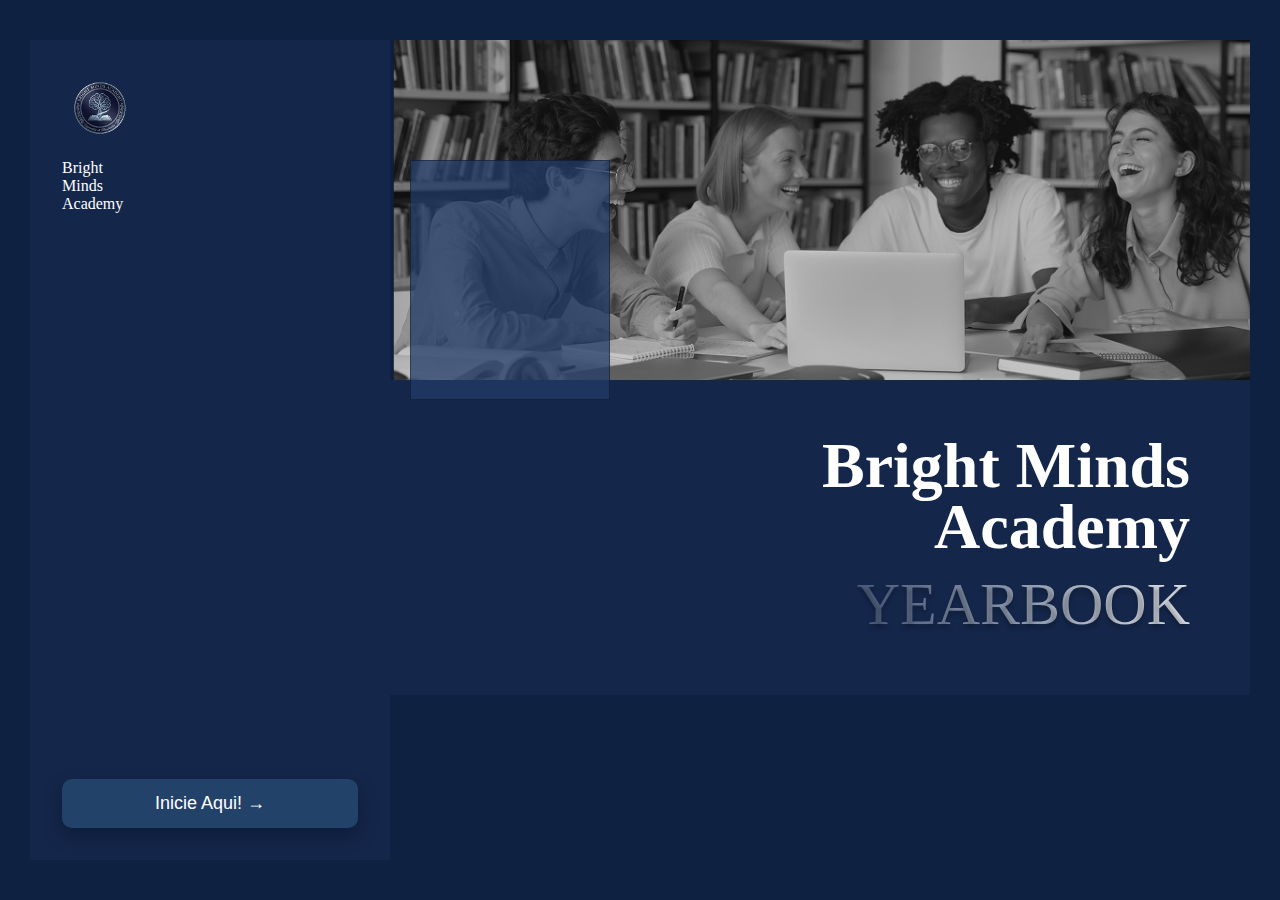
<file: index.html>
<!DOCTYPE html>
<html lang="pt-BR">
  <head>
    <meta charset="utf-8" />
    <meta name="viewport" content="width=device-width,initial-scale=1" />
    <title>Bright Minds Academy</title>
    <link rel="stylesheet" href="./assets/styles/capa.css" />
  </head>
  <body>
    <div class="page-bg">
      <div class="site">
        <!-- Coluna azul -->
        <aside class="esquerda">
          <div class="topo-logo">
            <img src="./assets/img/logo.png" alt="Logo" class="logo" />

            <div class="logo-texto">
              <div>Bright</div>
              <div>Minds</div>
              <div>Academy</div>
            </div>
          </div>

          <button class="botao">Inicie Aqui! →</button>
        </aside>

        <!-- Conteúdo -->
        <main class="direita">
          <div class="imagem">
            <img src="./assets/img/alunos.png" alt="Estudantes" />
            <div class="retangulo"></div>
          </div>

          <div class="faixa">
            <h1 class="titulo">
              Bright Minds<br />
              <span>Academy</span>
            </h1>
            <h2 class="subtitulo">YEARBOOK</h2>
          </div>
        </main>
      </div>
    </div>
  </body>
</html>
</file>
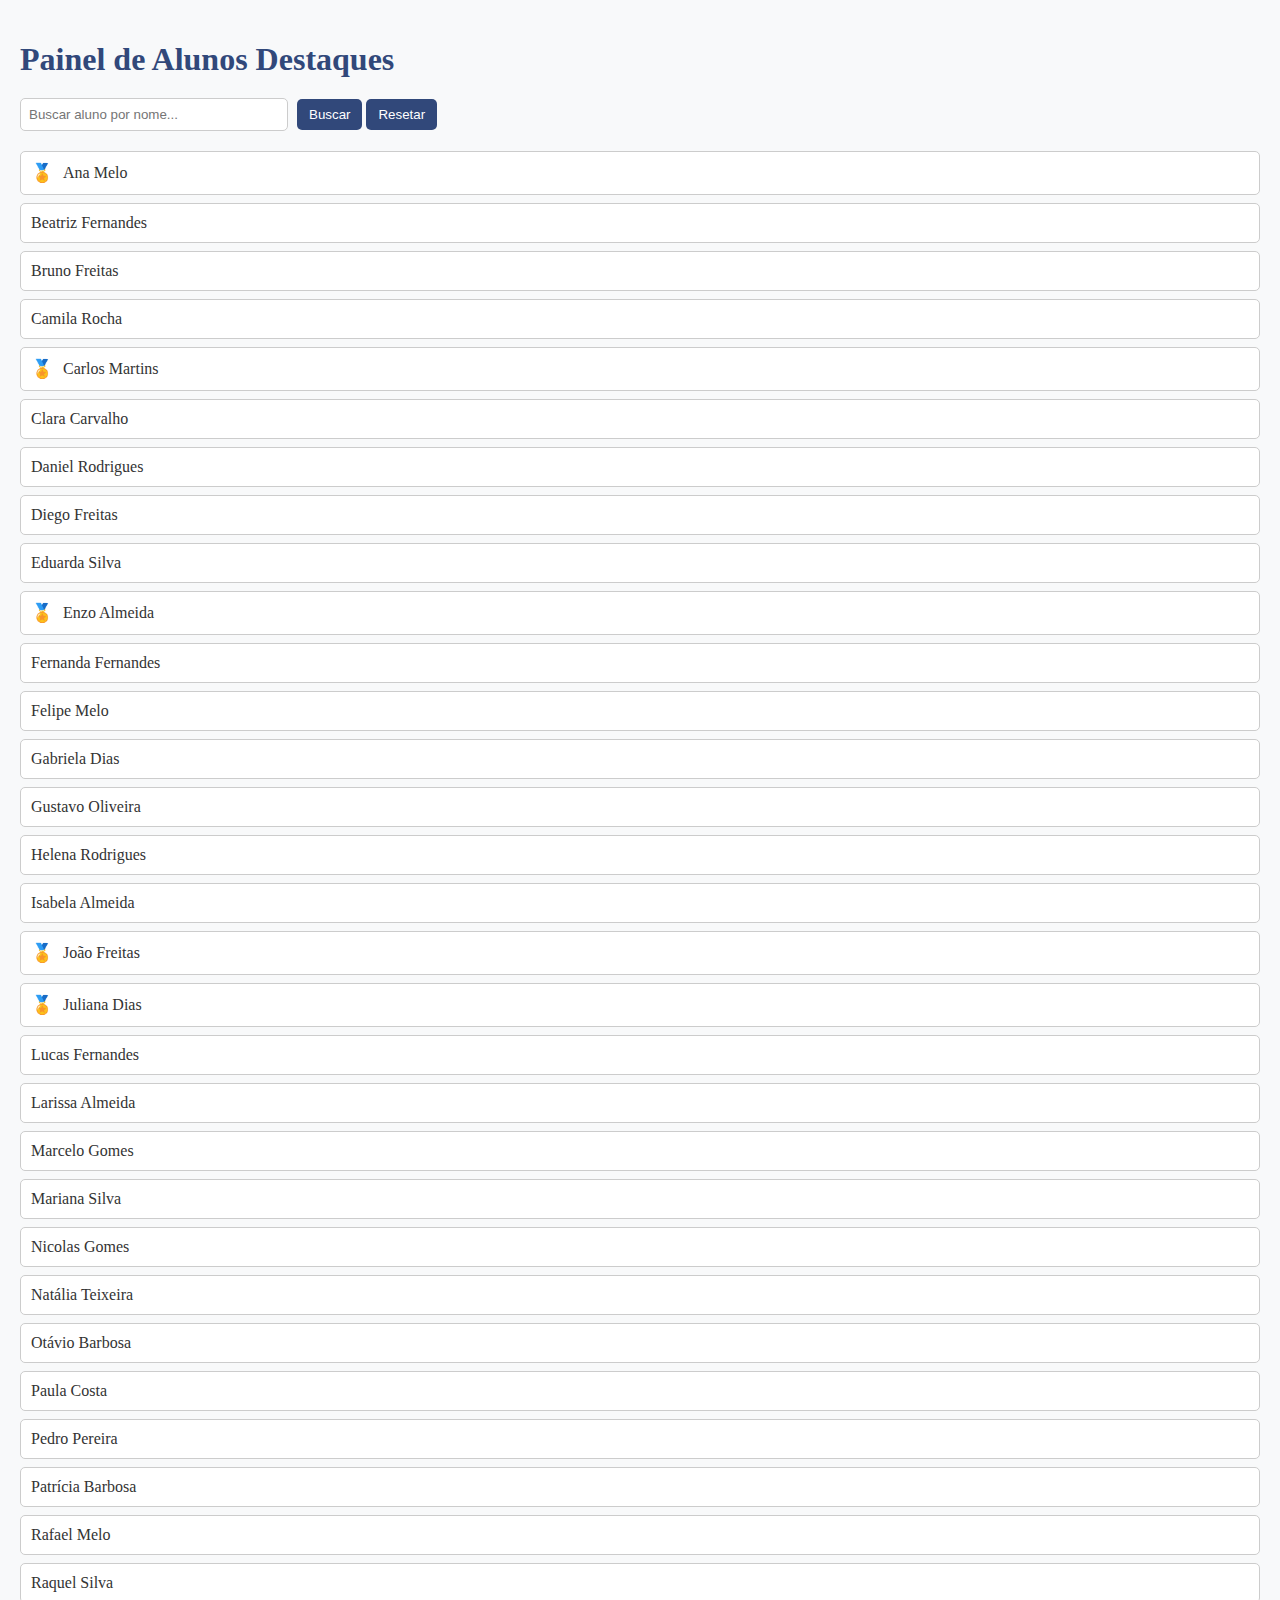
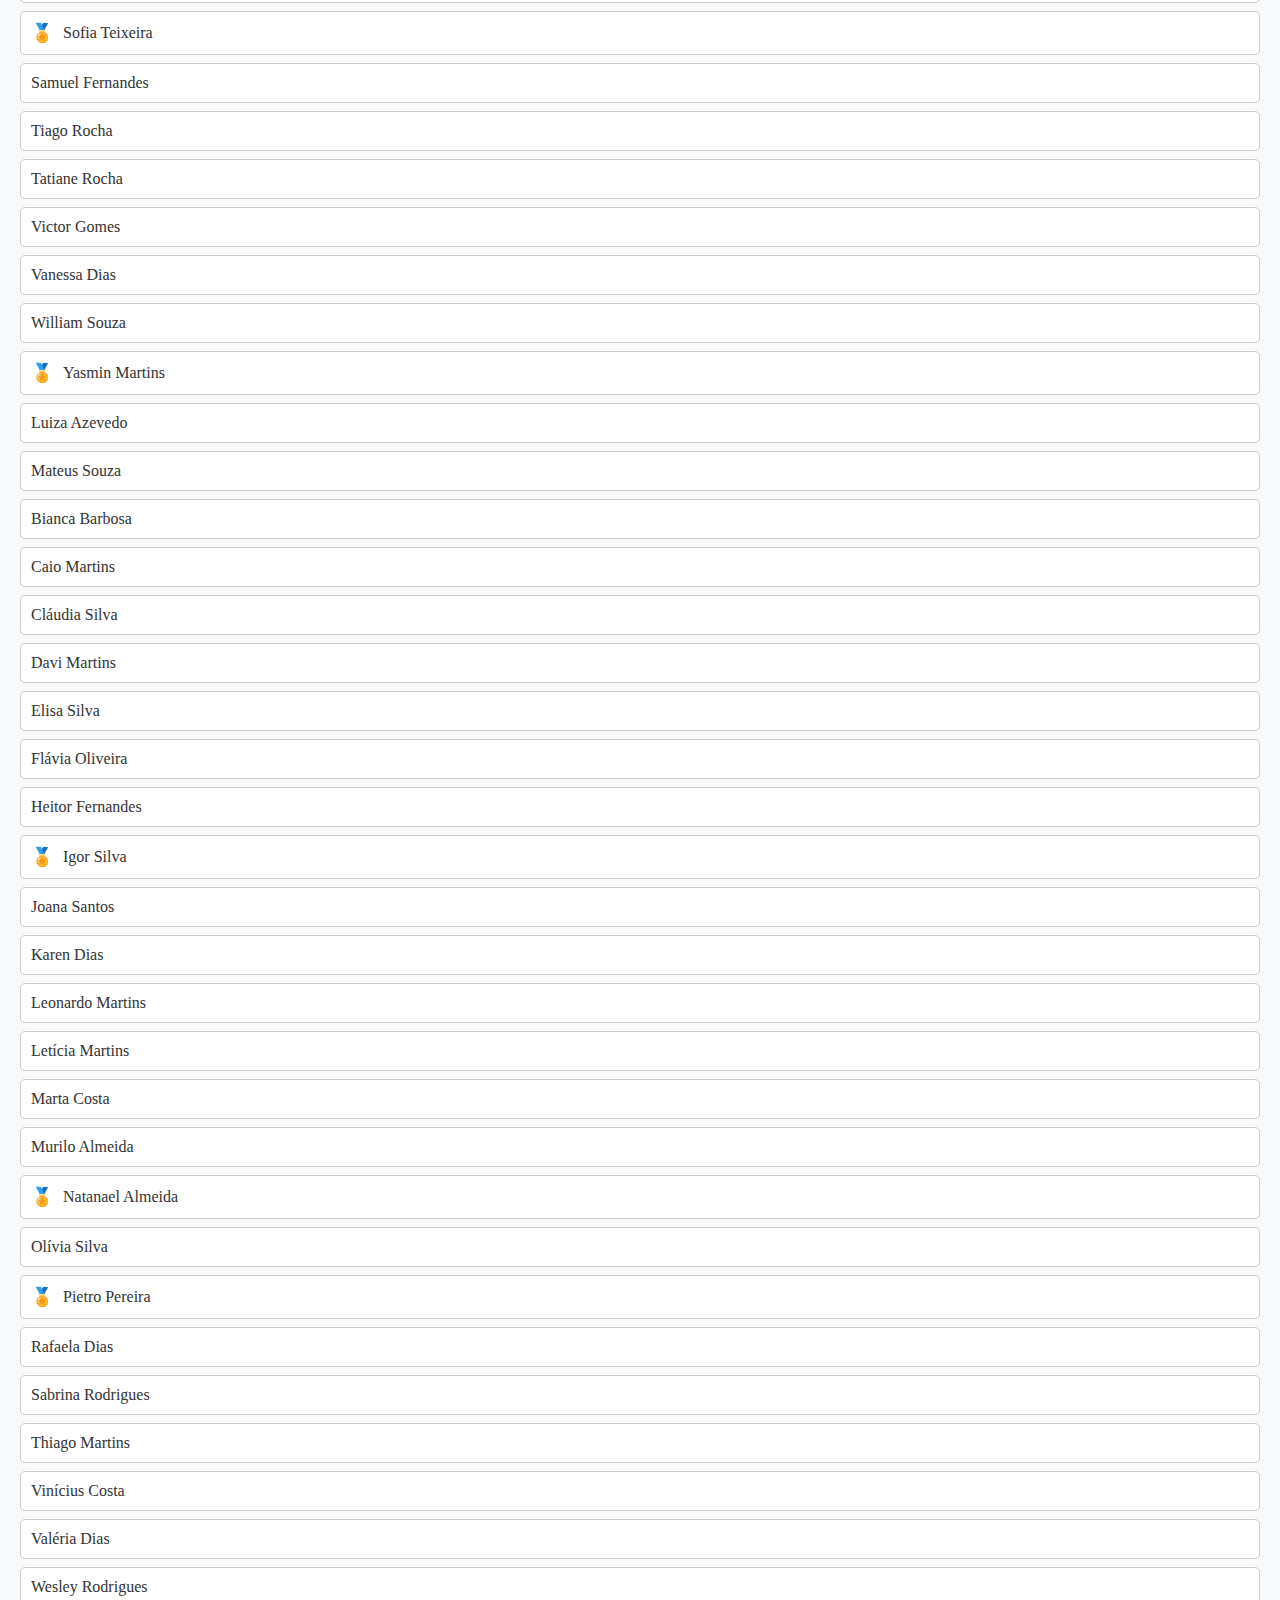
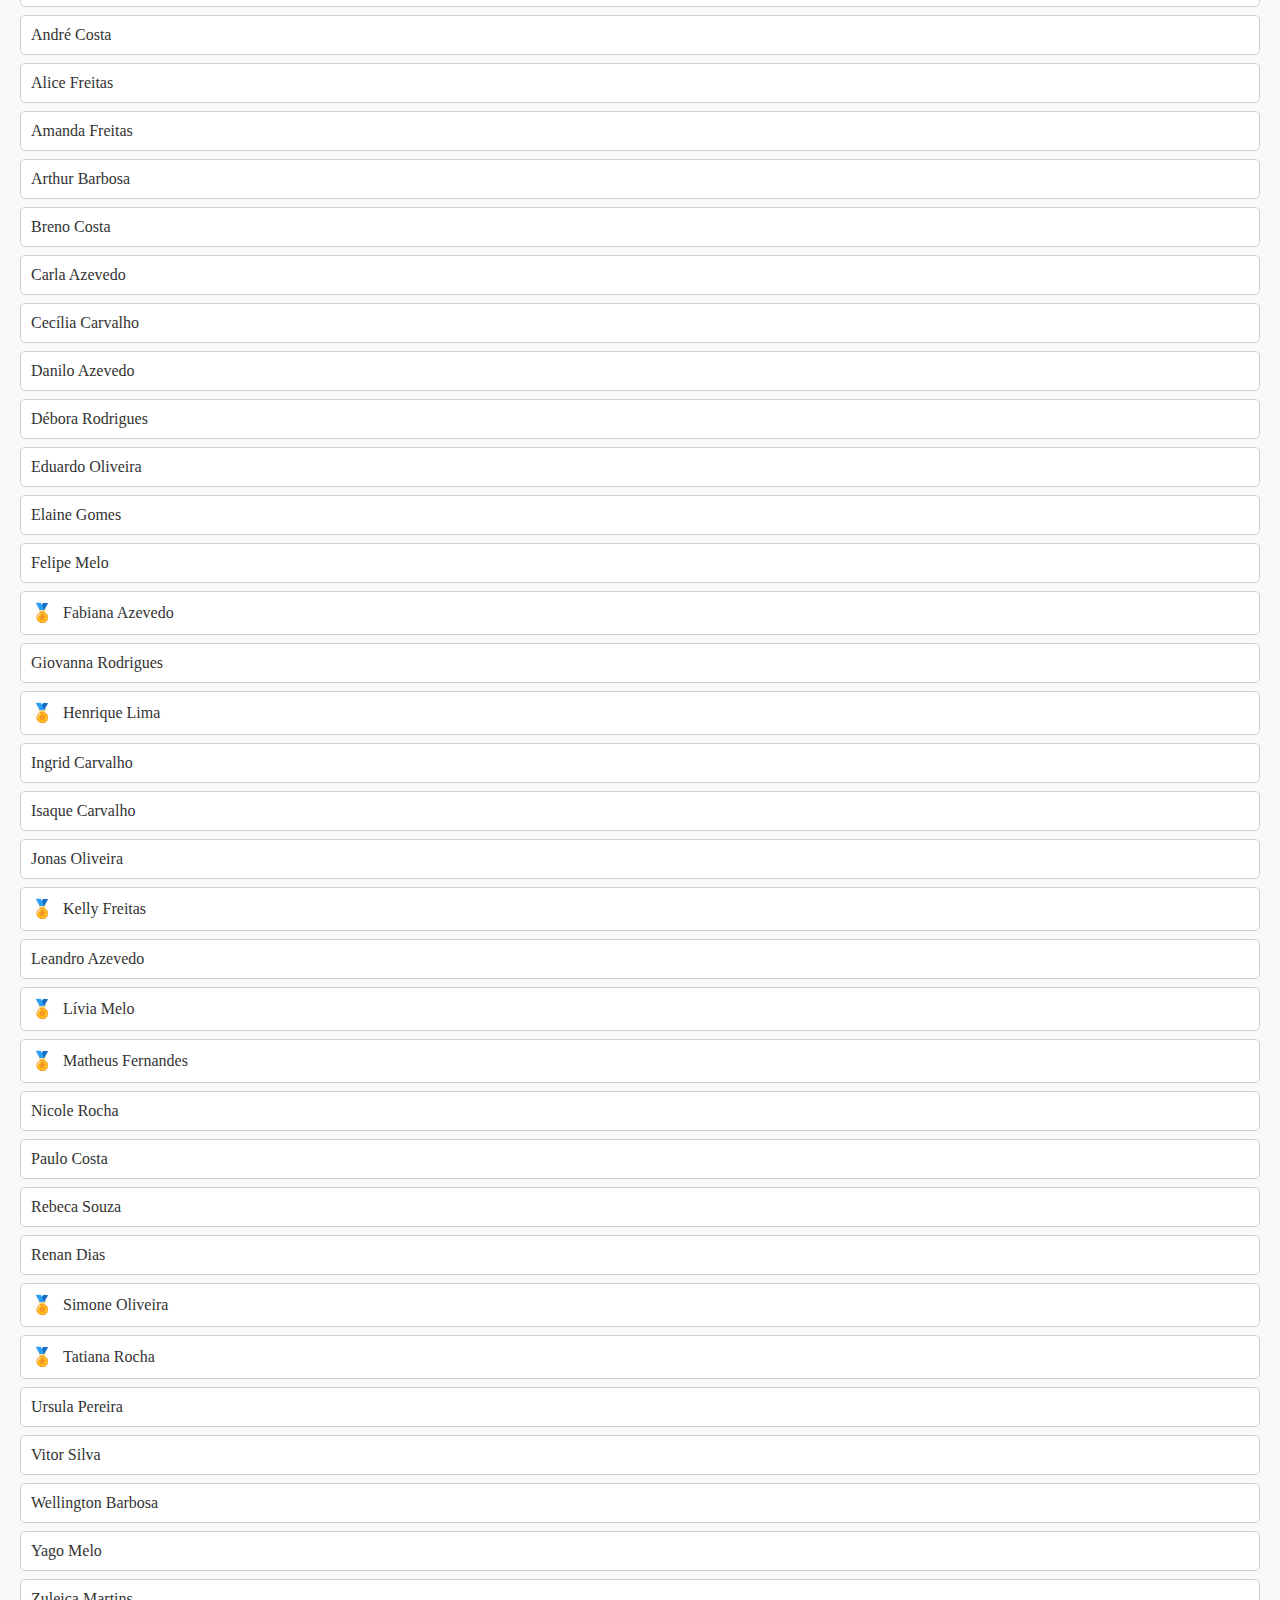
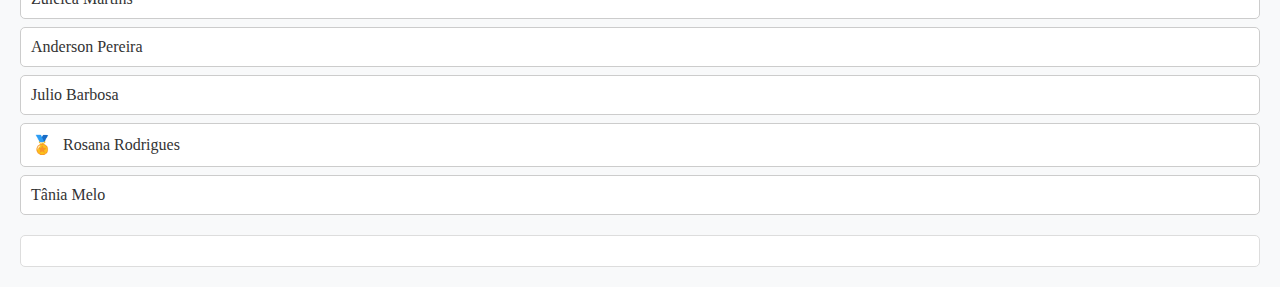
<file: destaques/index.html>
<!DOCTYPE html>
<html lang="pt-BR">
  <head>
    <meta charset="UTF-8" />
    <meta name="viewport" content="width=device-width, initial-scale=1.0" />
    <title>Painel de Alunos Destaques</title>
    <link rel="stylesheet" href="../destaques/styles.css" />
    <script src="../destaques/script.js" defer></script>
  </head>
  <body>
    <h1>Painel de Alunos Destaques</h1>

    <input id="inputBuscar" placeholder="Buscar aluno por nome..." />
    <button id="btnBuscar">Buscar</button>
    <button id="btnResetar">Resetar</button>

    <div id="lista"></div>
    <div id="detalhes"></div>
  </body>
</html>
</file>
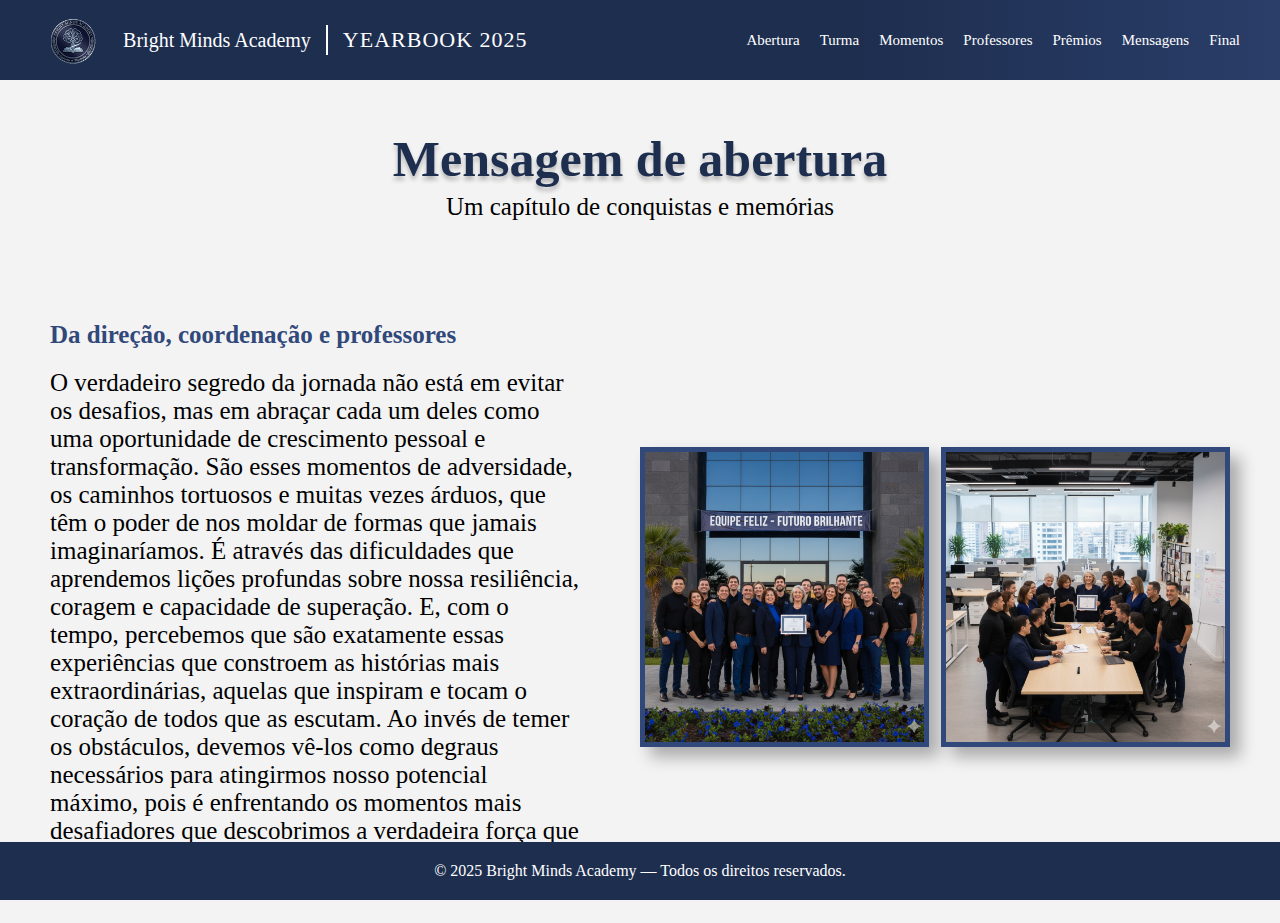
<file: abetura/abertura.html>
<!DOCTYPE html>
<html lang="pt-br">

<head>
    <meta charset="UTF-8">
    <meta name="viewport" content="width=device-width, initial-scale=1.0">
    <title>Yearbook 2025 - Bright Minds Academy</title>
    <link rel="stylesheet" href="../abetura/abertura.css">
</head>

<body>
<header>
    <div class="logo">
        <img src="../assets/styles/img/logo.png" alt="Bright Minds Academy" />
        <div class="textos">
            <span class="escola">Bright Minds Academy</span>
            <span class="barra"></span>
            <span class="ano">YEARBOOK 2025</span>
        </div>
    </div>

    <nav>
        <a href="#">Abertura</a>
        <a href="#">Turma</a>
        <a href="#">Momentos</a>
        <a href="#">Professores</a>
        <a href="#">Prêmios</a>
        <a href="#">Mensagens</a>
        <a href="#">Final</a>
    </nav>
</header>

    <section class="mensagem">
        <h1>Mensagem de abertura</h1>
        <p>Um capítulo de conquistas e memórias</p>

        <div class="introducao">
            <div class="texto">
                <h2>Da direção, coordenação e professores</h2>
                <p>O verdadeiro segredo da jornada não está em evitar os desafios, mas em abraçar cada um deles como uma
                    oportunidade de crescimento pessoal e transformação. São esses momentos de adversidade, os caminhos
                    tortuosos e muitas vezes árduos, que têm o poder de nos moldar de formas que jamais imaginaríamos. É
                    através das dificuldades que aprendemos lições profundas sobre nossa resiliência, coragem e
                    capacidade de superação. E, com o tempo, percebemos que são exatamente essas experiências que
                    constroem as histórias mais extraordinárias, aquelas que inspiram e tocam o coração de todos que as
                    escutam. Ao invés de temer os obstáculos, devemos vê-los como degraus necessários para atingirmos
                    nosso potencial máximo, pois é enfrentando os momentos mais desafiadores que descobrimos a
                    verdadeira força que reside dentro de nós.</p>
            </div>
            <div class="imagens">
                <img src="../assets/styles/img/equipe.png" class="image-box" alt="Imagem 1">
                <img src="../assets/styles/img/funcionarios.png" class="image-box" alt="Imagem 2">
            </div>
        </div>
    </section>

    <footer>
        <p>&copy; 2025 Bright Minds Academy — Todos os direitos reservados.</p>
    </footer>
</body>

</html>
</file>
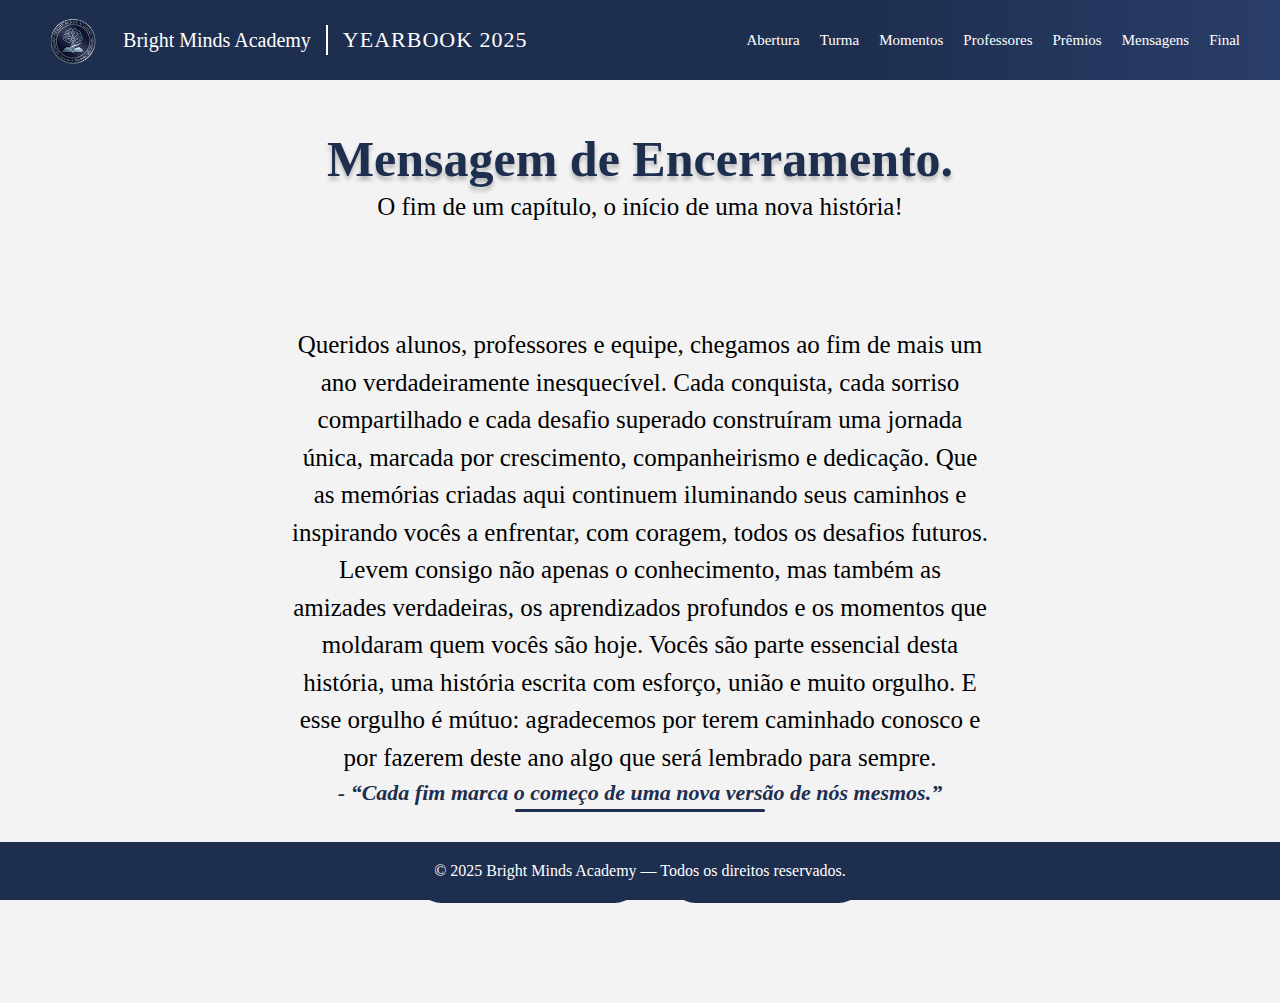
<file: encerramento/encerramento.html>
<!DOCTYPE html>
<html lang="pt-br">
  <head>
    <meta charset="UTF-8" />
    <meta name="viewport" content="width=device-width, initial-scale=1.0" />
    <title>Encerramento - Yearbook 2025</title>
    <link rel="stylesheet" href="../encerramento/encerramento.css" />
  </head>
  <link
    href="https://cdnjs.cloudflare.com/ajax/libs/font-awesome/6.0.0-beta3/css/all.min.css"
    rel="stylesheet"
  />
  <body>
    <header>
      <div class="logo">
        <img src="../assets/styles/img/logo.png" alt="Bright Minds Academy" />
        <div class="textos">
          <span class="escola">Bright Minds Academy</span>
          <span class="barra"></span>
          <span class="ano">YEARBOOK 2025</span>
        </div>
      </div>

      <nav>
        <a href="#">Abertura</a>
        <a href="#">Turma</a>
        <a href="#">Momentos</a>
        <a href="#">Professores</a>
        <a href="#">Prêmios</a>
        <a href="#">Mensagens</a>
        <a href="#">Final</a>
      </nav>
    </header>

    <section class="mensagem">
      <h1>Mensagem de Encerramento.</h1>
      <p>O fim de um capítulo, o início de uma nova história!</p>

      <div class="introducao">
        <div class="texto">
          <p>
            Queridos alunos, professores e equipe, chegamos ao fim de mais um
            ano verdadeiramente inesquecível. Cada conquista, cada sorriso
            compartilhado e cada desafio superado construíram uma jornada única,
            marcada por crescimento, companheirismo e dedicação. Que as memórias
            criadas aqui continuem iluminando seus caminhos e inspirando vocês a
            enfrentar, com coragem, todos os desafios futuros. Levem consigo não
            apenas o conhecimento, mas também as amizades verdadeiras, os
            aprendizados profundos e os momentos que moldaram quem vocês são
            hoje. Vocês são parte essencial desta história, uma história escrita
            com esforço, união e muito orgulho. E esse orgulho é mútuo:
            agradecemos por terem caminhado conosco e por fazerem deste ano algo
            que será lembrado para sempre.
          </p>

          <div class="frase">
            <strong
              ><i
                >- “Cada fim marca o começo de uma nova versão de nós
                mesmos.”</i
              ></strong
            >
          </div>

          <div class="linha"></div>

          <div class="botoes">
            <button><i class="fas fa-download"></i> Baixar Yearbook</button>
            <button><i class="fas fa-share-alt"></i> Compartilhar</button>
          </div>
        </div>
      </div>
    </section>

    <footer>
      <p>&copy; 2025 Bright Minds Academy — Todos os direitos reservados.</p>
    </footer>
  </body>
</html>
</file>
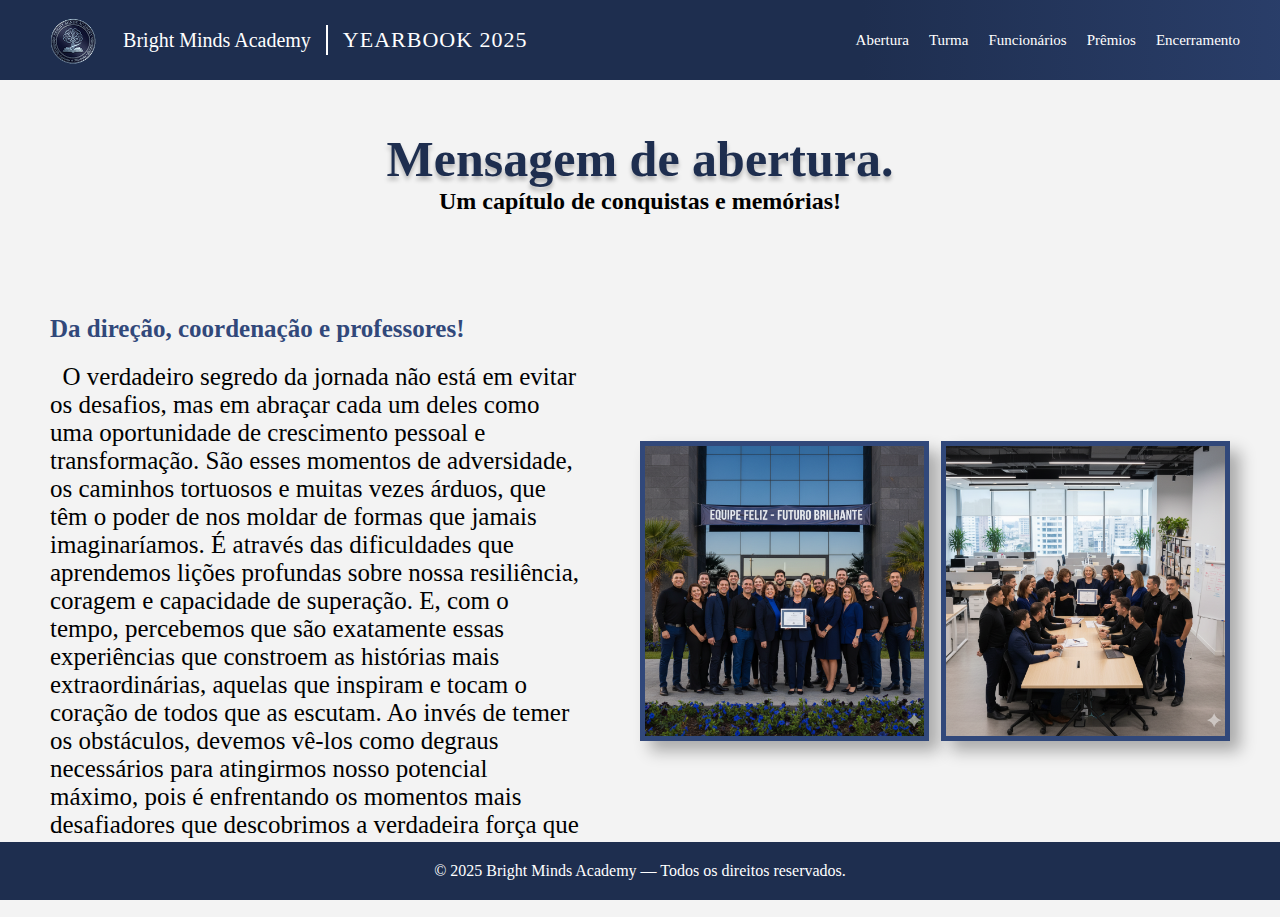
<file: assets/pages/abertura.html>
<!DOCTYPE html>
<html lang="pt-BR">
  <head>
    <meta charset="UTF-8" />
    <meta name="viewport" content="width=device-width, initial-scale=1.0" />
    <title>Yearbook 2025 - Bright Minds Academy</title>
    <link rel="stylesheet" href="../styles/abertura.css" />
  </head>

  <body>
    <header>
      <div class="logo">
        <img src="../img/logo.png" alt="Bright Minds Academy" />

        <div class="textos">
          <span class="escola">Bright Minds Academy</span>
          <span class="barra"></span>
          <span class="ano">YEARBOOK 2025</span>
        </div>
      </div>

      <nav>
        <a href="./abertura.html">Abertura</a>
        <a href="./alunos.html">Turma</a>
        <a href="./funcionarios.html">Funcionários</a>
        <a href="./destaques.html">Prêmios</a>
        <a href="./encerramento.html">Encerramento</a>
      </nav>
    </header>

    <section class="mensagem">
      <h1>Mensagem de abertura.</h1>
      <h2>Um capítulo de conquistas e memórias!</h2>

      <div class="introducao">
        <div class="texto">
          <h2>Da direção, coordenação e professores!</h2>

          <p>
            &nbsp;&nbsp;O verdadeiro segredo da jornada não está em evitar os desafios, mas
            em abraçar cada um deles como uma oportunidade de crescimento
            pessoal e transformação. São esses momentos de adversidade, os
            caminhos tortuosos e muitas vezes árduos, que têm o poder de nos
            moldar de formas que jamais imaginaríamos. É através das
            dificuldades que aprendemos lições profundas sobre nossa
            resiliência, coragem e capacidade de superação. E, com o tempo,
            percebemos que são exatamente essas experiências que constroem as
            histórias mais extraordinárias, aquelas que inspiram e tocam o
            coração de todos que as escutam. Ao invés de temer os obstáculos,
            devemos vê-los como degraus necessários para atingirmos nosso
            potencial máximo, pois é enfrentando os momentos mais desafiadores
            que descobrimos a verdadeira força que reside dentro de nós.
          </p>
        </div>

        <div class="imagens">
          <img src="../img/equipe.png" class="image-box" alt="Equipe da escola" />
          <img src="../img/funcionarios.png" class="image-box" alt="Funcionários da escola" />
        </div>
      </div>
    </section>

    <footer>
      <p>&copy; 2025 Bright Minds Academy — Todos os direitos reservados.</p>
    </footer>
  </body>
</html>
</file>
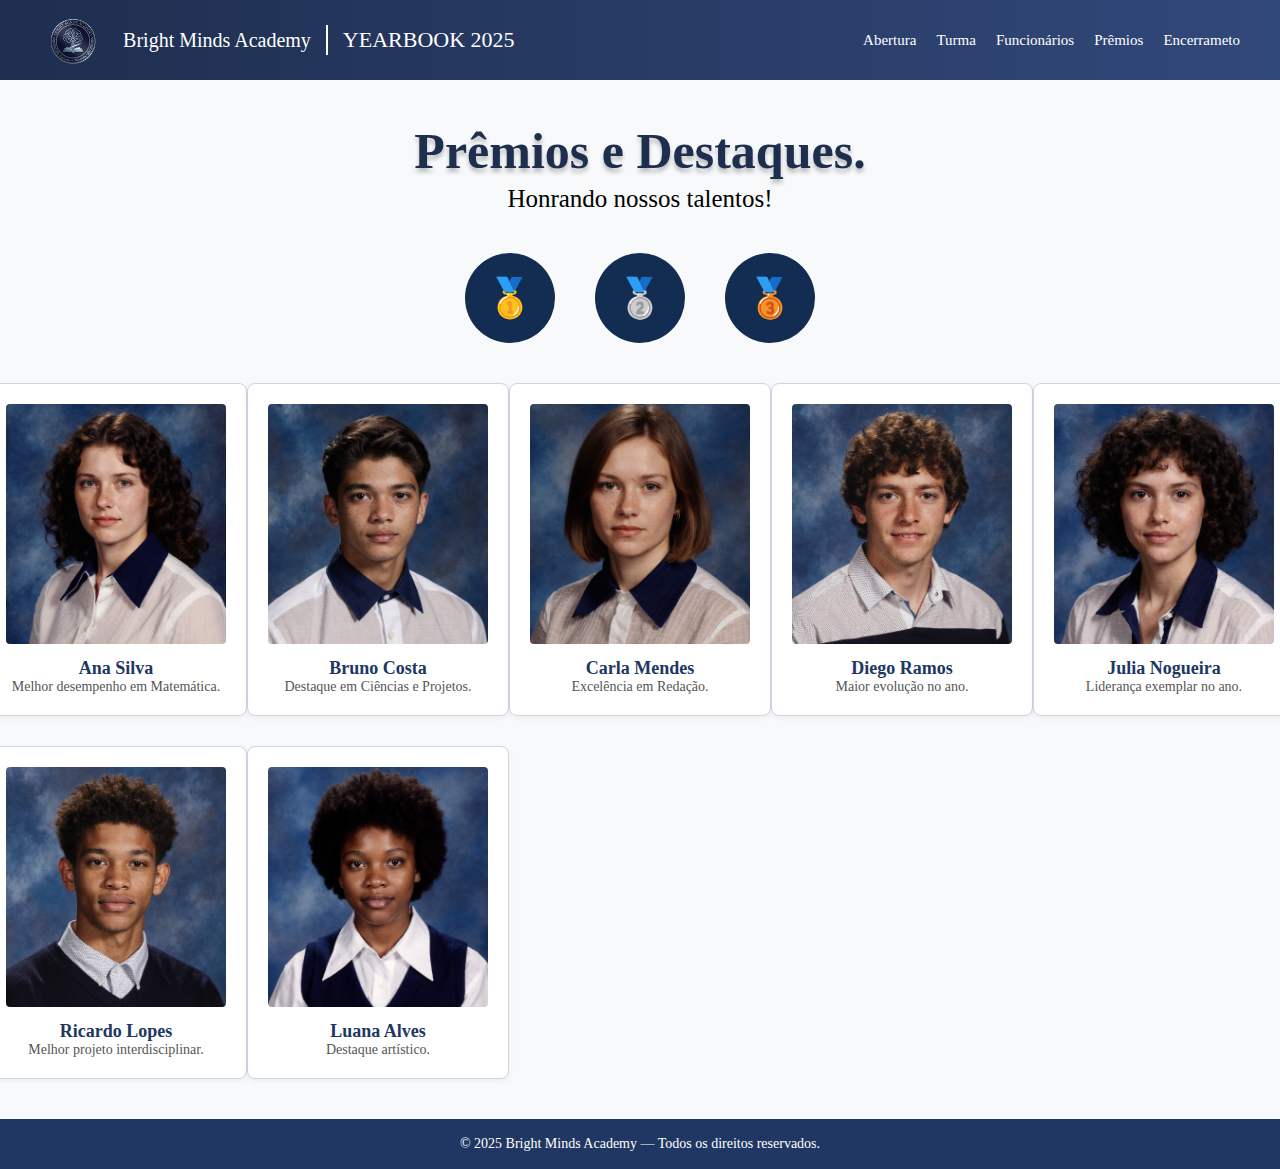
<file: assets/pages/destaques.html>
<!DOCTYPE html>
<html lang="pt-BR">
  <head>
    <meta charset="UTF-8" />
    <meta name="viewport" content="width=device-width, initial-scale=1.0" />
    <title>Yearbook 2025 - Prêmios e Destaques</title>
    <link rel="stylesheet" href="../styles/destaques.css" />
    <script src="/scripts/destaques.js" defer></script>
  </head>
  <body>
    <main>
      <!-- NAVBAR -->
    <header>
        <div class="logo">
          <img src="../img/logo.png" alt="Bright Minds Academy" />

          <div class="textos">
            <span class="escola">Bright Minds Academy</span>
            <span class="barra"></span>
            <span class="ano">YEARBOOK 2025</span>
          </div>
        </div>

        <nav>
          <a href="./abertura.html">Abertura</a>
          <a href="./alunos.html">Turma</a>
          <a href="./funcionarios.html">Funcionários</a>
          <a href="./destaques.html">Prêmios</a>
          <a href="./encerramento.html">Encerrameto</a>
        </nav>
      </header>

      <h2>Prêmios e Destaques.</h2>
      <p class="subtitulo">Honrando nossos talentos!</p>

      <!-- Medalhas -->
      <div class="medals">
        <div class="medal medal-gold">
          <span class="medal-icon">🥇</span>
        </div>
        <div class="medal medal-silver">
          <span class="medal-icon">🥈</span>
        </div>
        <div class="medal medal-bronze">
          <span class="medal-icon">🥉</span>
        </div>
      </div>

      <!-- CARDS -->
      <div class="cards">

        <div class="award-card"
          data-nome="Ana Silva"
          data-nota="9.8"
          data-desc="Melhor desempenho em Matemática."
          data-medalha="🥇">
          <img src="../img/aluna1.png" alt="Ana Silva">
          <h3 class="card-nome">Ana Silva</h3>
          <p class="card-desc">Melhor desempenho em Matemática.</p>
        </div>

        <div class="award-card"
          data-nome="Bruno Costa"
          data-nota="9.5"
          data-desc="Destaque em Ciências e Projetos."
          data-medalha="🥈">
          <img src="../img/aluno4.png" alt="Bruno Costa">
          <h3 class="card-nome">Bruno Costa</h3>
          <p class="card-desc">Destaque em Ciências e Projetos.</p>
        </div>

        <div class="award-card"
          data-nome="Carla Mendes"
          data-nota="9.2"
          data-desc="Excelência em Redação."
          data-medalha="🥉">
          <img src="../img/aluna2.png" alt="Carla Mendes">
          <h3 class="card-nome">Carla Mendes</h3>
          <p class="card-desc">Excelência em Redação.</p>
        </div>

        <div class="award-card"
          data-nome="Diego Ramos"
          data-nota="9.0"
          data-desc="Maior evolução no ano."
          data-medalha="🥉">
          <img src="../img/aluno6.png" alt="Diego Ramos">
          <h3 class="card-nome">Diego Ramos</h3>
          <p class="card-desc">Maior evolução no ano.</p>
        </div>

        <div class="award-card"
          data-nome="Julia Nogueira"
          data-nota="9.7"
          data-desc="Liderança exemplar ao longo do ano."
          data-medalha="🥇">
          <img src="../img/aluna3.png" alt="Julia Nogueira">
          <h3 class="card-nome">Julia Nogueira</h3>
          <p class="card-desc">Liderança exemplar no ano.</p>
        </div>

        <div class="award-card"
          data-nome="Ricardo Lopes"
          data-nota="9.3"
          data-desc="Melhor projeto interdisciplinar."
          data-medalha="🥈">
          <img src="../img/aluno7.png" alt="Ricardo Lopes">
          <h3 class="card-nome">Ricardo Lopes</h3>
          <p class="card-desc">Melhor projeto interdisciplinar.</p>
        </div>

        <div class="award-card"
          data-nome="Luana Alves"
          data-nota="9.4"
          data-desc="Criatividade em atividades artísticas."
          data-medalha="🥉">
          <img src="../img/aluna5.png" alt="Luana Alves">
          <h3 class="card-nome">Luana Alves</h3>
          <p class="card-desc">Destaque artístico.</p>
        </div>

      </div>
    </main>

    <!-- MODAL -->
    <div id="modal" class="modal">
      <div class="modal-content">
        <span class="close">&times;</span>

    

        <h2 id="modal-nome"></h2>
        <p><strong>Medalha:</strong> <span id="modal-medalha"></span></p>
        <p><strong>Nota:</strong> <span id="modal-nota"></span></p>
        <p id="modal-desc"></p>
      </div>
    </div>

    <footer>
      <p>&copy; 2025 Bright Minds Academy — Todos os direitos reservados.</p>
    </footer>
  </body>
</html>
</file>
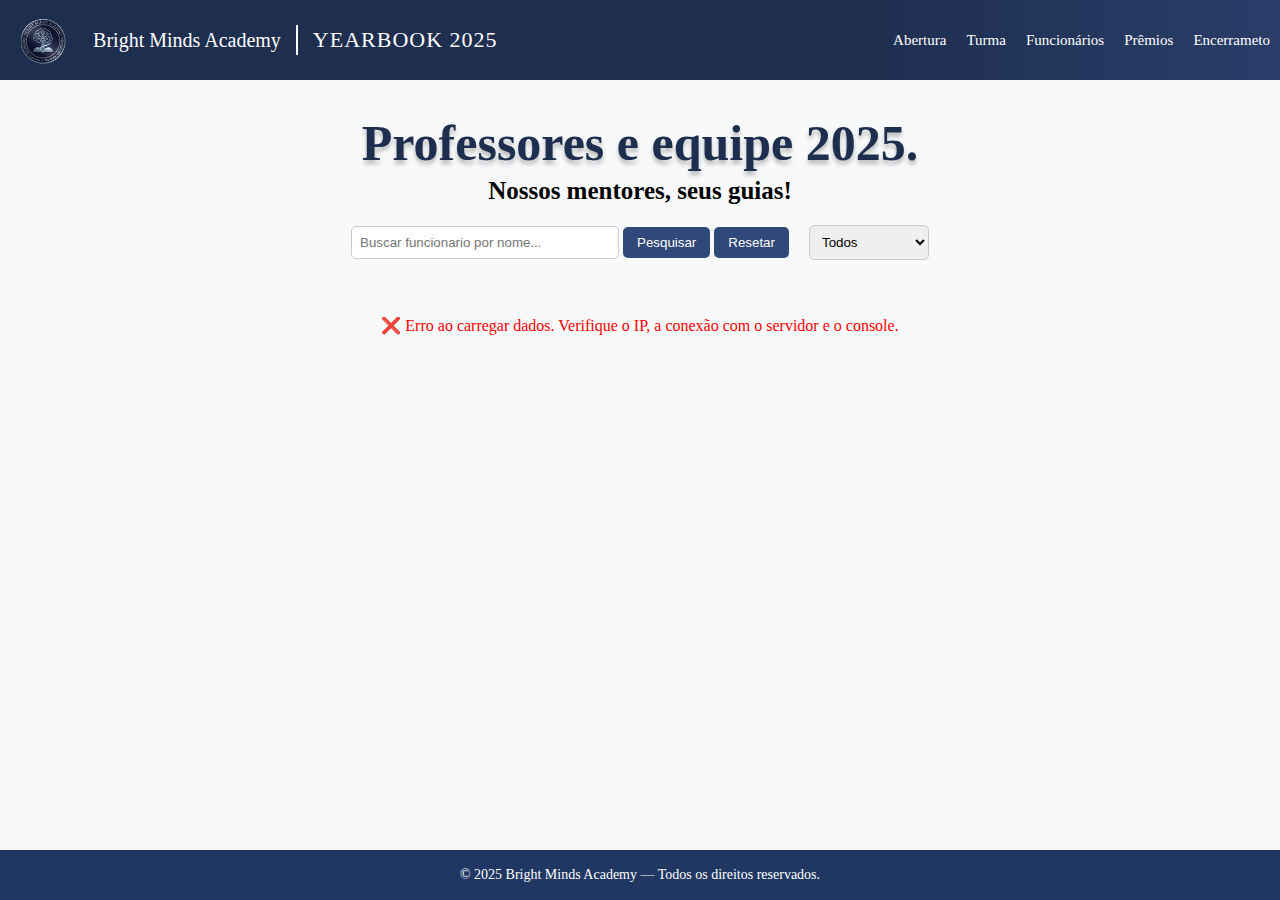
<file: assets/pages/funcionarios.html>
<!DOCTYPE html>
<html lang="pt-BR">
  <head>
    <meta charset="UTF-8" />
    <meta name="viewport" content="width=device-width, initial-scale=1.0" />
    <title>Yearbook 2025 - Funcionarios</title>
    <link rel="stylesheet" href="../styles/funcionarios.css" />
    <script src="/scripts/funcionarios.js" defer></script>
  </head>
  <body>
  
   
      <header>
    
        <div class="logo">
          <img src="../img/logo.png" alt="Bright Minds Academy" />
          <div class="textos">
            <span class="escola">Bright Minds Academy</span>
            <span class="barra"></span>
            <span class="ano">YEARBOOK 2025</span>
          </div>
        </div>

        <nav>
          <a href="./abertura.html">Abertura</a>
          <a href="./alunos.html">Turma</a>
          <a href="./funcionarios.html">Funcionários</a>
          <a href="./destaques.html">Prêmios</a>
          <a href="./encerramento.html">Encerrameto</a>
        </nav>
      </header>
  <main>
      <h1>Professores e equipe 2025.</h1> 
      <h2 class="subtitulo">Nossos mentores, seus guias!</h2>

      <div class="filtro">
        <div class="busca">
          <input
            id="inputBuscar"
            placeholder="Buscar funcionario por nome..."
          />
          <button id="btnBuscar">Pesquisar</button>
          <button id="btnResetar">Resetar</button>
        </div>

        <select id="selectTurma">
          <option value="todos">Todos</option>
          <option value="Professor">Professor</option>
          <option value="coordenador">Coordenador</option>
          <option value="Diretor">Diretor</option>
        </select>
      </div>

      <div id="lista" class="grade-funcionarios"></div>
      </div>
    </main>

    <footer>
      <p>&copy; 2025 Bright Minds Academy — Todos os direitos reservados.</p>
    </footer>
  </body>
</html>
</file>
<file: assets/styles/capa.css>
* {
  margin: 0;
  padding: 0;
  box-sizing: border-box;
}

html,
body {
  height: 100%;
  background: #0f2140;
  font-family: "Georgia", serif;
}

body {
  background: #0f2140;
  font-family: "Georgia", serif;
}

.page-bg {
  min-height: 100vh;
  width: 100%;
  display: flex;
  justify-content: center;
  padding: 40px 0;
}

.site {
  display: flex;
  width: calc(100% - 60px);
  max-width: 1400px;
  min-height: calc(100vh - 80px);
}

/* Coluna azul */
.esquerda {
  width: 360px;
  background: #14264a;
  color: #fff;
  display: flex;
  flex-direction: column;
  justify-content: space-between;
  padding: 32px;
  flex-shrink: 0;
}

/* Logo e texto */
.topo-logo {
  display: flex;
  flex-direction: column;
  gap: 18px;
}

.logo {
  width: 78px;
  border-radius: 50%;
}

.botao {
  background: #23426a;
  color: #fff;
  border: none;
  padding: 14px 28px;
  border-radius: 10px;
  font-size: 18px;
  box-shadow: 0 8px 18px rgba(3, 12, 30, 0.35);
  cursor: pointer;
}

/* Coluna da direita */
.direita {
  flex: 1;
  position: relative;
}

/* Imagem grande */
.imagem {
  width: 100%;
  height: 340px;
  position: relative;
  overflow: visible;
}

.imagem img {
  width: 100%;
  height: 100%;
  object-fit: cover;
  filter: grayscale(100%);
}

/* Retângulo sobreposto */
.retangulo {
  position: absolute; /* faz o retângulo ficar posicionado em relação ao pai (.imagem) */
  width: 200px;
  height: 240px;
  background: rgba(34, 59, 104, 0.74);
  top: 120px; /* ajustado para ficar dentro da imagem */
  left: 20px;
  border: 1px solid rgba(0, 0, 0, 0.35);
}

/* Faixa inferior */
.faixa {
  background: #14264a;
  padding: 56px 60px;
  color: #fff;
  display: flex;
  flex-direction: column;
  align-items: flex-end;
  gap: 12px;
}

.titulo {
  font-size: 64px;
  line-height: 0.95;
  margin: 0;
  font-weight: 600;
  text-align: right;
}

.subtitulo {
  text-align: right;
  text-shadow: 0 4px 4px rgba(0, 0, 0, 0.25);
  font-family: "Inria Serif";
  font-size: 60px;
  font-style: normal;
  font-weight: 400;
  line-height: normal;
  background: linear-gradient(
    90deg,
    rgba(143, 179, 226, 0.2) -18.89%,
    #fff 121.18%
  );
  background-clip: text;
  -webkit-background-clip: text;
  -webkit-text-fill-color: transparent;
}

/* Responsivo */
@media (max-width: 992px) {
  .page-bg {
    padding: 24px 0;
  }
  .site {
    flex-direction: column;
    width: calc(100% - 48px);
  }

  .esquerda {
    width: 100%;
    padding: 20px;
    flex-direction: row;
    align-items: center;
    justify-content: space-between;
  }

  .imagem {
    height: 260px;
  }
  .retangulo {
    display: none;
  }

  .faixa {
    padding: 36px 28px;
    align-items: center;
  }
  .titulo {
    font-size: 40px;
  }
  .subtitulo {
    font-size: 16px;
  }
}

@media (max-width: 600px) {
  .page-bg {
    padding: 12px 0;
  }
  .esquerda {
    padding: 16px;
  }
  .logo {
    width: 56px;
    height: 56px;
  }
  .botao {
    padding: 12px 18px;
    font-size: 16px;
  }
  .imagem {
    height: 200px;
  }
  .faixa {
    padding: 24px 18px;
  }
  .titulo {
    font-size: 28px;
  }
  .subtitulo {
    font-size: 14px;
    letter-spacing: 1px;
  }
}
</file>
<file: destaques/styles.css>
body {
  font-family: "Inria Serif";
  background-color: #f8f9fa;
  color: #333;
  margin: 0;
  padding: 20px;
}

h1 {
  color: #31487A;
  margin-bottom: 20px;
}

input {
  padding: 8px;
  width: 250px;
  margin-right: 5px;
  border: 1px solid #ccc;
  border-radius: 5px;
}

button {
  padding: 8px 12px;
  border: none;
  background-color: #31487A;
  color: white;
  cursor: pointer;
  border-radius: 5px;
}

button:hover {
  background-color: #1E2E4F;
}

#lista {
  margin-top: 20px;
}

.aluno {
  border: 1px solid #ccc;
  padding: 10px;
  margin: 8px 0;
  background-color: white;
  border-radius: 5px;
  cursor: pointer;
  transition: background 0.2s;
  display: flex;
  align-items: center;
}

.aluno:hover {
  background-color: #eef2ff;
}

.medalha {
  margin-right: 10px;
  font-size: 18px;
  color: gold;
}

#detalhes {
  margin-top: 20px;
  padding: 15px;
  border-radius: 5px;
  background-color: white;
  border: 1px solid #ddd;
}

#detalhes h2 {
  color: #31487A;
}

#voltar {
  margin-top: 10px;
  background-color: #888;
  color: white;
  padding: 8px 12px;
  border-radius: 5px;
  cursor: pointer;
}

#voltar:hover {
  background-color: #555;
}

#lista, #inputBuscar, #btnBuscar, #btnResetar {
  transition: opacity 0.3s ease;
}
</file>
<file: assets/styles/destaques.css>
:root {
  --cor-principal: #1e2e4f;
  --cor-secundaria: #31487a;
  --cor-destaque: #203763;
}

/* Estrutura geral */
body {
  font-family: "Inria Serif", serif;
  margin: 0;
  background-color: #f8f9fa;
  color: #1a1a1a;
  display: flex;
  flex-direction: column;
  min-height: 100vh;
}

main {
  flex: 1;
  text-align: center;
  padding-bottom: 40px;
}

/* Cabeçalho com logo e menu */
header {
  background: linear-gradient(90deg, #1e2e4f, #31487a);
  color: white;
  display: flex;
  justify-content: space-between;
  align-items: center;
  padding: 10px 40px;
  flex-wrap: wrap;
}

header .logo {
  display: flex;
  align-items: center;
  gap: 15px;
}

header .logo img {
  height: 60px;
}

header .textos {
  display: flex;
  align-items: center;
  gap: 15px;
  font-size: 20px;
}

header .barra {
  width: 2px;
  height: 30px;
  background: white;
}

header .ano {
  font-size: 22px;
}

header nav {
  display: flex;
  gap: 20px;
}

header nav a {
  color: white;
  text-decoration: none;
  font-size: 15px;
}

header nav a:hover {
  text-decoration: underline;
}

/* Títulos da página */
main h2 {
  font-size: 50px;
  color: var(--cor-principal);
  margin-bottom: 5px;
  text-shadow: 0 4px 4px rgba(0, 0, 0, 0.25);
}

.subtitulo {
  font-size: 25px;
  color: #000;
  margin-top: 5px;
}

/* Medalhas */
.medals {
  display: flex;
  justify-content: center;
  gap: 40px;
  margin: 40px 0;
}

.medal {
  width: 90px;
  height: 90px;
  background: #132c52;
  border-radius: 50%;
  display: flex;
  align-items: center;
  justify-content: center;
  transition: 0.3s ease;
}

.medal:hover {
  transform: scale(1.1);
}

.medal-icon {
  font-size: 2.4rem;
}

/* Cards em grid responsivo */
.cards {
  display: grid;
  grid-template-columns: repeat(auto-fit, minmax(220px, 1fr));
  gap: 30px;
  justify-items: center;
}

/* Card individual */
.award-card {
  background: white;
  border: 1px solid #d0d4e0;
  border-radius: 8px;
  width: 220px;
  padding: 20px;
  box-shadow: 0 2px 6px rgba(0, 0, 0, 0.05);
  transition: 0.2s ease;
}

.award-card:hover {
  transform: translateY(-4px);
  box-shadow: 0 4px 10px rgba(0, 0, 0, 0.15);
}

.award-card img {
  width: 100%;
  height: 240px;
  object-fit: cover;
  border-radius: 4px;
  margin-bottom: 10px;
}

.award-card h3 {
  color: #203763;
  font-size: 18px;
  margin: 0;
}

.award-card p {
  margin: 0;
  font-size: 14px;
  color: #555;
}

/* Modal */
.modal {
  display: none;
  position: fixed;
  top: 0;
  left: 0;
  width: 100%;
  height: 100%;
  background: rgba(0, 0, 0, 0.5);
  justify-content: center;
  align-items: center;
  z-index: 9999;
}

.modal-content {
  background: white;
  border-radius: 8px;
  max-width: 450px;
  padding: 30px;
  text-align: center;
  position: relative;
  animation: modalPop 0.25s ease;
}

.close {
  position: absolute;
  top: 18px;
  right: 22px;
  font-size: 22px;
  cursor: pointer;
  color: #444;
}

.close:hover {
  transform: scale(1.1);
  color: #000;
}

#modal-nome {
  font-size: 2rem;
  font-weight: 700;
  color: #1d2b4f;
  margin-bottom: 15px;
}

.modal-content p {
  margin: 6px 0;
  font-size: 1.1rem;
  color: #333;
}

.modal-content strong {
  color: #1d2b4f;
}

#modal-medalha {
  font-size: 1.5rem;
  margin-left: 6px;
}

/* Animação */
@keyframes modalPop {
  from {
    opacity: 0;
    transform: scale(0.92);
  }
  to {
    opacity: 1;
    transform: scale(1);
  }
}

/* Rodapé */
footer {
  background-color: var(--cor-destaque);
  color: white;
  text-align: center;
  padding: 3px 0;
  font-size: 14px;
  margin-top: auto;
}

/* ====== RESPONSIVIDADE ====== */

/* Ajustes para tablets */
@media (max-width: 992px) {
  header {
    padding: 12px 20px;
    text-align: center;
    justify-content: center;
    gap: 15px;
  }

  header nav {
    flex-wrap: wrap;
    justify-content: center;
  }

  main h2 {
    font-size: 40px;
  }

  .subtitulo {
    font-size: 20px;
  }
}

/* Ajustes para celulares */
@media (max-width: 600px) {
  header .logo img {
    height: 46px;
  }

  header .textos {
    font-size: 16px;
  }

  header nav a {
    font-size: 14px;
  }

  .medals {
    gap: 20px;
  }

  .medal {
    width: 70px;
    height: 70px;
  }

  main h2 {
    font-size: 32px;
  }

  .subtitulo {
    font-size: 18px;
  }

  .award-card {
    width: 90%;
  }
}

/* Extra pequeno (mini smartphones) */
@media (max-width: 400px) {
  header nav {
    flex-direction: column;
    gap: 10px;
  }

  .medal {
    width: 60px;
    height: 60px;
  }

  main h2 {
    font-size: 26px;
  }

  .subtitulo {
    font-size: 16px;
  }
}
</file>
<file: assets/styles/funcionarios.css>
body {
  font-family: "Inria Serif", serif;
  margin: 0;
  background-color: #f8f9fa;
  color: #1a1a1a;
  display: flex;
  flex-direction: column;
  min-height: 100vh;
}

header {
  background: linear-gradient(90deg, #1E2E4F 67.25%, #31487A 121.75%);
  color: white;
  display: flex;
  justify-content: space-between;
  align-items: center;
  padding: 10px ;
  text-align: center;
}

header .logo {
  display: flex;
  align-items: center;
  gap: 15px;
}

header .logo img {
  height: 60px;
}

header .textos {
  display: flex;
  align-items: center;
  gap: 15px;
  font-size: 20px;
}

header .barra {
  width: 2px;
  height: 30px;
  background: white;
  
}

header .ano {
  font-size: 22px;
  letter-spacing: 1px;
}

header nav {
  display: flex;
  gap: 20px;
  
}

header nav a {
  color: white;
  text-decoration: none;
  font-size: 15px;
  
}

header nav a:hover {
  text-decoration: underline;
}

main {
  flex: 1;
  text-align: center;
  padding-bottom: 40px;
}

main h1 {
  font-size: 50px;
  color: #1E2E4F;
  margin-bottom: 5px;
  text-shadow: 0 4px 4px rgba(0, 0, 0, 0.25);
}

.subtitulo {
  font-size: 25px;
  color: #000;
  margin-top: 5px;
}

.filtro {
  display: flex;
  justify-content: center;
  align-items: center;
  gap: 20px;
  margin-bottom: 40px;
  flex-wrap: wrap;
}

.filtro input {
    padding: 8px;
  width: 250px;
  border: 1px solid #ccc;
  border-radius: 5px;
} 

.filtro select {
  padding: 8px;
  width: 120px;
  border: 1px solid #ccc;
  border-radius: 5px;
}

.filtro button {
  padding: 8px 14px;
  background-color: #31487a;
  color: white;
  border: none;
  border-radius: 5px;
  cursor: pointer;
}

.grade-funcionarios {
  display: grid;
  grid-template-columns: repeat(auto-fit, minmax(220px, 1fr));
  gap: 20px; /* Ajusta o espaçamento entre os cards */
  justify-items: center;
  padding: 0 20px; /* Adiciona um espaçamento lateral ao redor da grade */
}

.funcionario {
  background: white;
  border: 1px solid #d0d4e0;
  border-radius: 8px;
  width: 220px;
  padding: 20px;
  box-shadow: 0 2px 6px rgba(0, 0, 0, 0.05);
  transition: transform 0.2s ease, box-shadow 0.2s ease;
  cursor: pointer;
}

.funcionario:hover {
  transform: translateY(-4px);
  box-shadow: 0 4px 10px rgba(0, 0, 0, 0.15);
}


.funcionario img {
  width: 100%;
  height: 240px;
  object-fit: cover;
  border-radius: 4px;
  margin-bottom: 10px;
}

.funcionario h3 {
  color: #203763;
  font-size: 18px;
  margin: 0;
}

.detalhes-card {
  background: white;
  border: 1px solid #ddd;
  border-radius: 8px;
  max-width: 450px;
  margin: 148px auto;
  padding: 30px;
  box-shadow: 0 4px 10px rgba(0, 0, 0, 0.1);
  text-align: center;
}

.detalhes-card .foto-detalhe {
    width: 150px;
    height: 150px;
    border-radius: 50%;
    object-fit: cover;
    margin-bottom: 20px;
    border: 4px solid #31487a;
}

.detalhes-card button {
    margin-top: 20px;
    padding: 10px 20px;
    background-color: #31487a;
    color: white;
    border: none;
    border-radius: 5px;
    cursor: pointer;
    transition: background-color 0.2s;
}

.detalhes-card button:hover {
    background-color: #2a3c5a;
}

footer {
  background-color: #203763;
  color: white;
  text-align: center;
  padding: 3px 0;
  font-size: 14px;
  margin-top: auto; 
}
</file>
<file: abetura/abertura.css>
/* Reset básico */
* {
  margin: 0;
  padding: 0;
  box-sizing: border-box;
}

/* Estilos principais */
body {
  font-family: "Inria Serif";
  background: #F3F3F3;
}

/* Header */
header {
  background: linear-gradient(90deg, #1E2E4F 67.25%, #31487A 121.75%);
  color: white;
  display: flex;
  justify-content: space-between;
  align-items: center;
  padding: 10px 40px;
  flex-wrap: wrap;
}

header .logo {
  display: flex;
  align-items: center;
  gap: 15px;
}

header .logo img {
  height: 60px;
}

header .textos {
  display: flex;
  align-items: center;
  gap: 15px;
  font-size: 20px;
}

header .barra {
  width: 2px;
  height: 30px;
  background: white;
}

header .ano {
  font-size: 22px;
  letter-spacing: 1px;
}

header nav {
  display: flex;
  gap: 20px;
}

header nav a {
  color: white;
  text-decoration: none;
  font-size: 15px;
}

header nav a:hover {
  text-decoration: underline;
}

/* Section: Abertura */
.mensagem {
  padding: 50px;
  text-align: center;
}

.mensagem h1 {
  font-size: 50px;
  color: #1E2E4F;
  text-shadow: 0 4px 4px rgba(0, 0, 0, 0.25);
}

.mensagem p {
  font-size: 25px;
  color: #000;
  margin-top: 5px;
}

.introducao {
  display: flex;
  justify-content: space-between;
  align-items: center;
  margin-top: 100px;
}

.texto {
  width: 45%;
  text-align: left;
  font-size: 18px;
  color: #000;
}

.texto h2 {
  font-size: 25px;
  margin-bottom: 20px;
  color: #31487A;
}

.imagens {
  width: 50%;
  display: flex;
  justify-content: space-between;
}

.image-box {
  width: 49%;
  height: 300px;
  object-fit: cover;
  border: 5px solid #31487A;
  box-shadow: 10px 10px 15px rgba(0, 0, 0, 0.3);
  background-color: transparent;
  transition: transform 0.4s ease, box-shadow 0.4s ease;
  cursor: pointer;
}

.image-box:hover {
  transform: scale(1.03);
  box-shadow: 14px 14px 20px rgba(0, 0, 0, 0.35);
}

/* Footer */
footer {
  background: #1E2E4F;
  color: white;
  text-align: center;
  padding: 20px;
  position: fixed;
  width: 100%;
  bottom: 0;
}

/* Tablets */
@media (max-width: 900px) {
  .introducao {
    flex-direction: column;
    text-align: center;
    gap: 40px;
  }

  .texto, .imagens {
    width: 100%;
  }

  .texto {
    text-align: center;
  }

  header nav {
    justify-content: center;
  }
}

/* Celulares */
@media (max-width: 600px) {

  header {
    justify-content: center;
    padding: 15px;
    text-align: center;
  }

  header .logo {
    flex-direction: column;
  }

  header .textos {
    flex-direction: column;
    gap: 5px;
  }

  header .barra {
    display: none;
  }

  header nav {
    flex-direction: column;
    gap: 10px;
    margin-top: 15px;
  }

  .mensagem h1 {
    font-size: 35px;
  }

  .mensagem p {
    font-size: 18px;
  }

  .imagens {
    flex-direction: column;
    gap: 20px;
  }

  .image-box {
    width: 100%;
    height: 230px;
  }
}

/* Celulares muito pequenos */
@media (max-width: 400px) {
  .mensagem {
    padding: 30px 20px;
  }

  header nav a {
    font-size: 14px;
  }

  .texto {
    font-size: 16px;
  }
}
</file>
<file: encerramento/encerramento.css>
/* Reset básico */
* {
  margin: 0;
  padding: 0;
  box-sizing: border-box;
}

/* Estilos principais */
body {
  font-family: "Inria Serif";
  background: #F3F3F3;
}

/* Header */
header {
  background: linear-gradient(90deg, #1E2E4F 67.25%, #31487A 121.75%);
  color: white;
  display: flex;
  justify-content: space-between;
  align-items: center;
  padding: 10px 40px;
  flex-wrap: wrap;
}

header .logo {
  display: flex;
  align-items: center;
  gap: 15px;
}

header .logo img {
  height: 60px;
}

header .textos {
  display: flex;
  align-items: center;
  gap: 15px;
  font-size: 20px;
}

header .barra {
  width: 2px;
  height: 30px;
  background: white;
}

header .ano {
  font-size: 22px;
  letter-spacing: 1px;
}

header nav {
  display: flex;
  gap: 20px;
}

header nav a {
  color: white;
  text-decoration: none;
  font-size: 15px;
}

header nav a:hover {
  text-decoration: underline;
}

/* Section: Encerramento */
.mensagem {
  padding: 50px;
  text-align: center;
}

.mensagem h1 {
  font-size: 50px;
  color: #1E2E4F;
  text-shadow: 0 4px 4px rgba(0, 0, 0, 0.25);
}

.mensagem p {
  font-size: 25px;
  color: #000;
  margin-top: 5px;
}

.introducao {
  display: flex;
  justify-content: space-between;
  align-items: center;
  margin-top: 100px;
}

.texto {
    max-width: 700px;
    margin: auto;
    font-size: 22px;
    line-height: 1.5;
    margin-bottom: 50px;
    color: #000;
}

.frase {
    color: #1E2E4F;
}

/* LINHA */
.linha {
    width: 250px;
    height: 3px;
    background: #1E2E4F;
    margin: 0 auto 40px auto;
    border-radius: 10px;
}

/* BOTÕES */
.botoes {
    display: flex;
    justify-content: center;
    gap: 30px;
}

button {
    background: #1E2E4F;
    color: white;
    padding: 15px 35px;
    border: none;
    border-radius: 50px;
    font-size: 18px;
    cursor: pointer;
    transition: 0.3s ease;
}

button:hover {
    background: #31487A;
}

/* Footer */
footer {
  background: #1E2E4F;
  color: white;
  text-align: center;
  padding: 20px;
  position: fixed;
  width: 100%;
  bottom: 0;
}

/* Tablets */
@media (max-width: 900px) {
  .introducao {
    flex-direction: column;
    text-align: center;
    gap: 40px;
  }

  .texto, .imagens {
    width: 100%;
  }

  .texto {
    text-align: center;
  }

  header nav {
    justify-content: center;
  }
}

/* Celulares */
@media (max-width: 600px) {

  header {
    justify-content: center;
    padding: 15px;
    text-align: center;
  }

  header .logo {
    flex-direction: column;
  }

  header .textos {
    flex-direction: column;
    gap: 5px;
  }

  header .barra {
    display: none;
  }

  header nav {
    flex-direction: column;
    gap: 10px;
    margin-top: 15px;
  }

  .mensagem h1 {
    font-size: 35px;
  }

  .mensagem p {
    font-size: 18px;
  }

  .imagens {
    flex-direction: column;
    gap: 20px;
  }

  .image-box {
    width: 100%;
    height: 230px;
  }
}

/* Celulares muito pequenos */
@media (max-width: 400px) {
  .mensagem {
    padding: 30px 20px;
  }

  header nav a {
    font-size: 14px;
  }

  .texto {
    font-size: 16px;
  }
}


/* RESPONSIVO */
@media (max-width: 700px) {
    .texto {
        font-size: 18px;
    }

    button {
        font-size: 16px;
        padding: 12px 28px;
    }

    .botoes {
        flex-direction: column;
        gap: 15px;
    }

    .conteudo h1 {
        font-size: 34px;
    }
}
</file>
<file: assets/styles/abertura.css>
/* Reset básico */
* {
  margin: 0;
  padding: 0;
  box-sizing: border-box;
}

/* Estilos principais */
body {
  font-family: "Inria Serif";
  background: #F3F3F3;
}

/* Header */
header {
  background: linear-gradient(90deg, #1E2E4F 67.25%, #31487A 121.75%);
  color: white;
  display: flex;
  justify-content: space-between;
  align-items: center;
  padding: 10px 40px;
  flex-wrap: wrap;
}

header .logo {
  display: flex;
  align-items: center;
  gap: 15px;
}

header .logo img {
  height: 60px;
}

header .textos {
  display: flex;
  align-items: center;
  gap: 15px;
  font-size: 20px;
}

header .barra {
  width: 2px;
  height: 30px;
  background: white;
}

header .ano {
  font-size: 22px;
  letter-spacing: 1px;
}

header nav {
  display: flex;
  gap: 20px;
}

header nav a {
  color: white;
  text-decoration: none;
  font-size: 15px;
}

header nav a:hover {
  text-decoration: underline;
}

/* Section: Abertura */
.mensagem {
  padding: 50px;
  text-align: center;
}

.mensagem h1 {
  font-size: 50px;
  color: #1E2E4F;
  text-shadow: 0 4px 4px rgba(0, 0, 0, 0.25);
}

.mensagem p {
  font-size: 25px;
  color: #000;
  margin-top: 5px;
}

.introducao {
  display: flex;
  justify-content: space-between;
  align-items: center;
  margin-top: 100px;
}

.texto {
  width: 45%;
  text-align: left;
  font-size: 18px;
  color: #000;
}

.texto h2 {
  font-size: 25px;
  margin-bottom: 20px;
  color: #31487A;
}

.imagens {
  width: 50%;
  display: flex;
  justify-content: space-between;
}

.image-box {
  width: 49%;
  height: 300px;
  object-fit: cover;
  border: 5px solid #31487A;
  box-shadow: 10px 10px 15px rgba(0, 0, 0, 0.3);
  background-color: transparent;
  transition: transform 0.4s ease, box-shadow 0.4s ease;
  cursor: pointer;
}

.image-box:hover {
  transform: scale(1.03);
  box-shadow: 14px 14px 20px rgba(0, 0, 0, 0.35);
}

/* Footer */
footer {
  background: #1E2E4F;
  color: white;
  text-align: center;
  padding: 20px;
  position: fixed;
  width: 100%;
  bottom: 0;
}

/* Tablets */
@media (max-width: 900px) {
  .introducao {
    flex-direction: column;
    text-align: center;
    gap: 40px;
  }

  .texto, .imagens {
    width: 100%;
  }

  .texto {
    text-align: center;
  }

  header nav {
    justify-content: center;
  }
}

/* Celulares */
@media (max-width: 600px) {

  header {
    justify-content: center;
    padding: 15px;
    text-align: center;
  }

  header .logo {
    flex-direction: column;
  }

  header .textos {
    flex-direction: column;
    gap: 5px;
  }

  header .barra {
    display: none;
  }

  header nav {
    flex-direction: column;
    gap: 10px;
    margin-top: 15px;
  }

  .mensagem h1 {
    font-size: 35px;
  }

  .mensagem p {
    font-size: 18px;
  }

  .imagens {
    flex-direction: column;
    gap: 20px;
  }

  .image-box {
    width: 100%;
    height: 230px;
  }
}

/* Celulares muito pequenos */
@media (max-width: 400px) {
  .mensagem {
    padding: 30px 20px;
  }

  header nav a {
    font-size: 14px;
  }

  .texto {
    font-size: 16px;
  }
}
</file>
